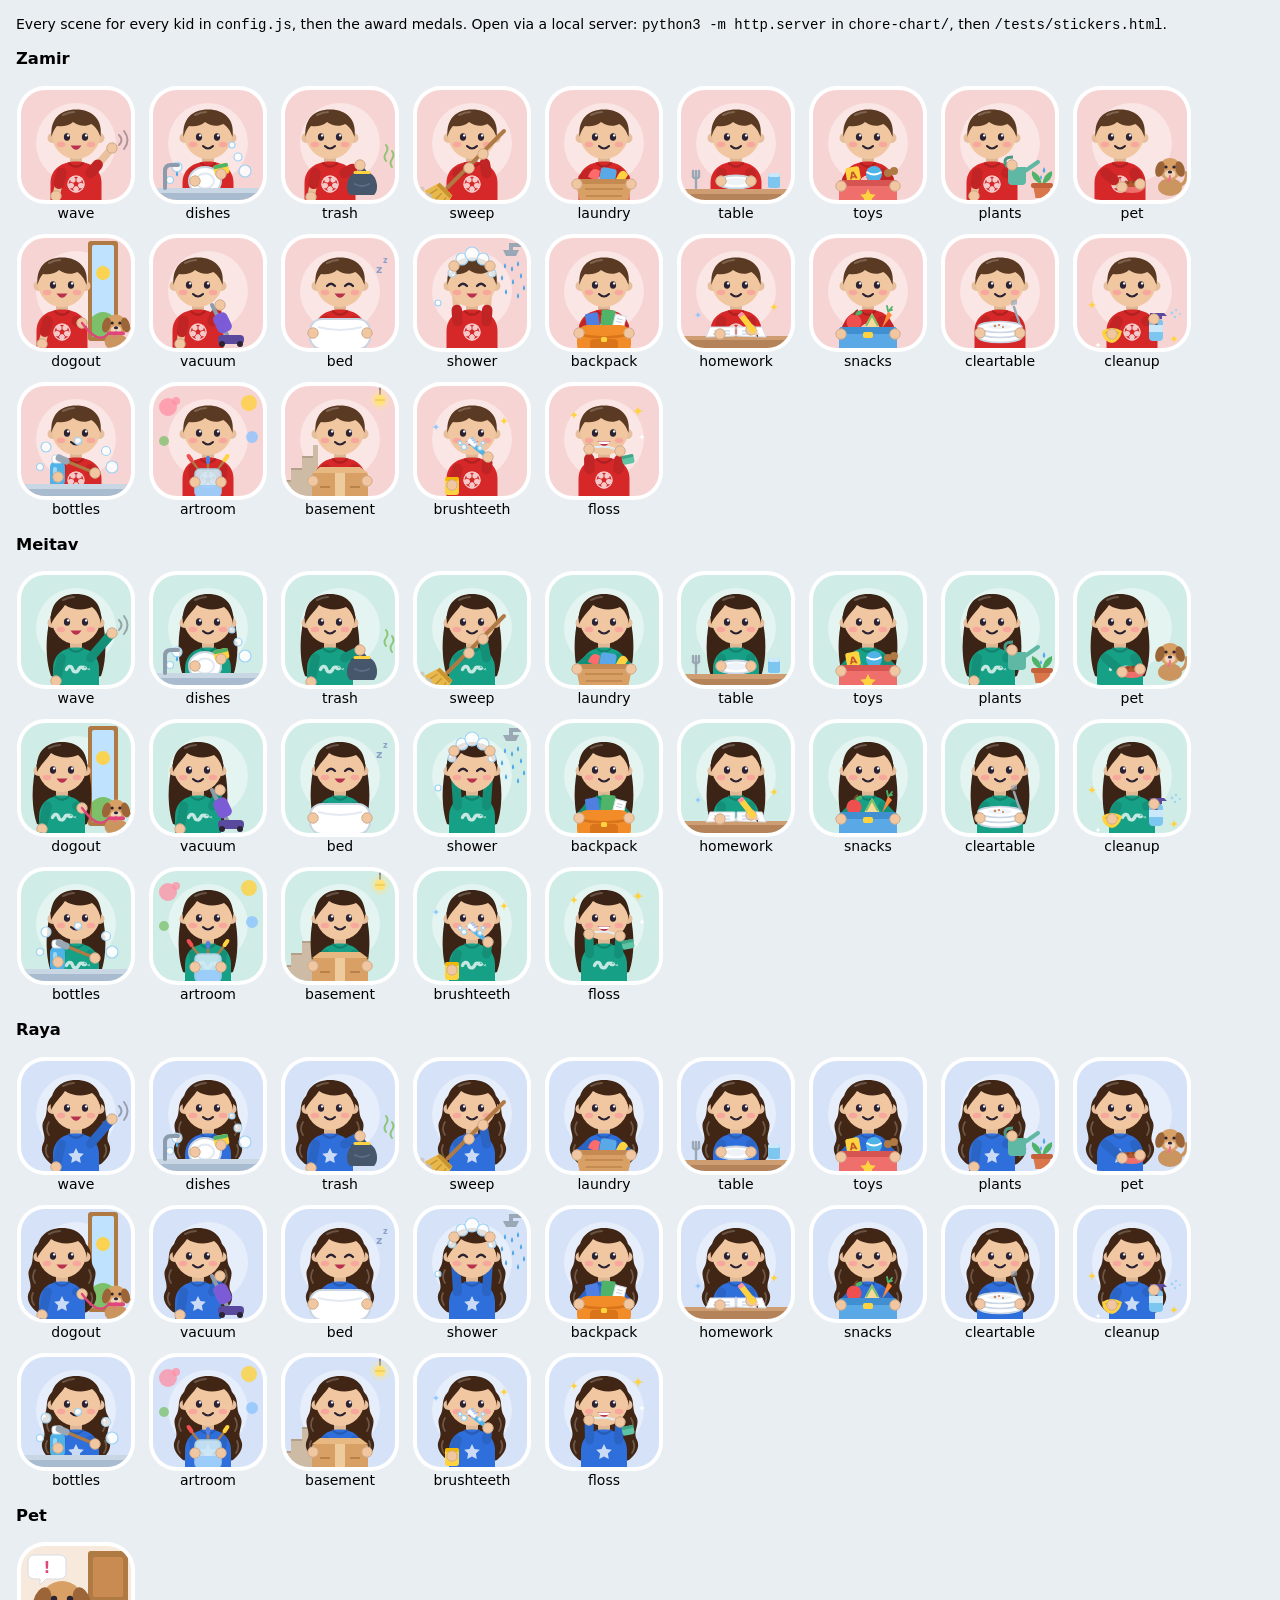
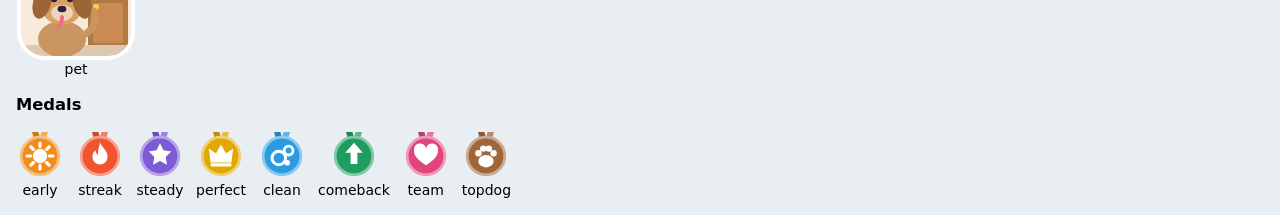
<file: chore-chart/tests/stickers.html>
<!doctype html>
<html lang="en">
<head>
<meta charset="utf-8">
<meta name="viewport" content="width=device-width, initial-scale=1">
<title>Sticker sheet</title>
<style>
  body { font: 14px system-ui, sans-serif; background: #e9eef2; margin: 16px; }
  .row { display: flex; flex-wrap: wrap; gap: 12px; margin-bottom: 18px; }
  figure { margin: 0; text-align: center; }
  svg.art { width: var(--s, 120px); height: var(--s, 120px); display: block; }
  svg.medal { width: 48px; height: 52px; display: block; margin: 0 auto; }
</style>
</head>
<body>
<p>Every scene for every kid in <code>config.js</code>, then the award medals. Open via a local server: <code>python3 -m http.server</code> in <code>chore-chart/</code>, then <code>/tests/stickers.html</code>.</p>
<div id="sheet"></div>
<script type="module">
  import { CONFIG } from '../config.js';
  import { sticker, SCENE_NAMES, medal, MEDAL_COLORS, petSticker, setPet } from '../art.js';
  if (CONFIG.pet) setPet(CONFIG.pet.look);
  document.getElementById('sheet').innerHTML = CONFIG.kids.map((kid) =>
    `<h3>${kid.name}</h3><div class="row">${SCENE_NAMES.map((s) =>
      `<figure>${sticker(s, kid, { label: s })}<figcaption>${s}</figcaption></figure>`).join('')}</div>`).join('')
    + `<h3>Pet</h3><div class="row"><figure>${petSticker({ label: 'pet' })}<figcaption>pet</figcaption></figure></div>`
    + `<h3>Medals</h3><div class="row">${Object.keys(MEDAL_COLORS).map((m) => `<figure>${medal(m)}<figcaption>${m}</figcaption></figure>`).join('')}</div>`;
</script>
</body>
</html>
</file>
